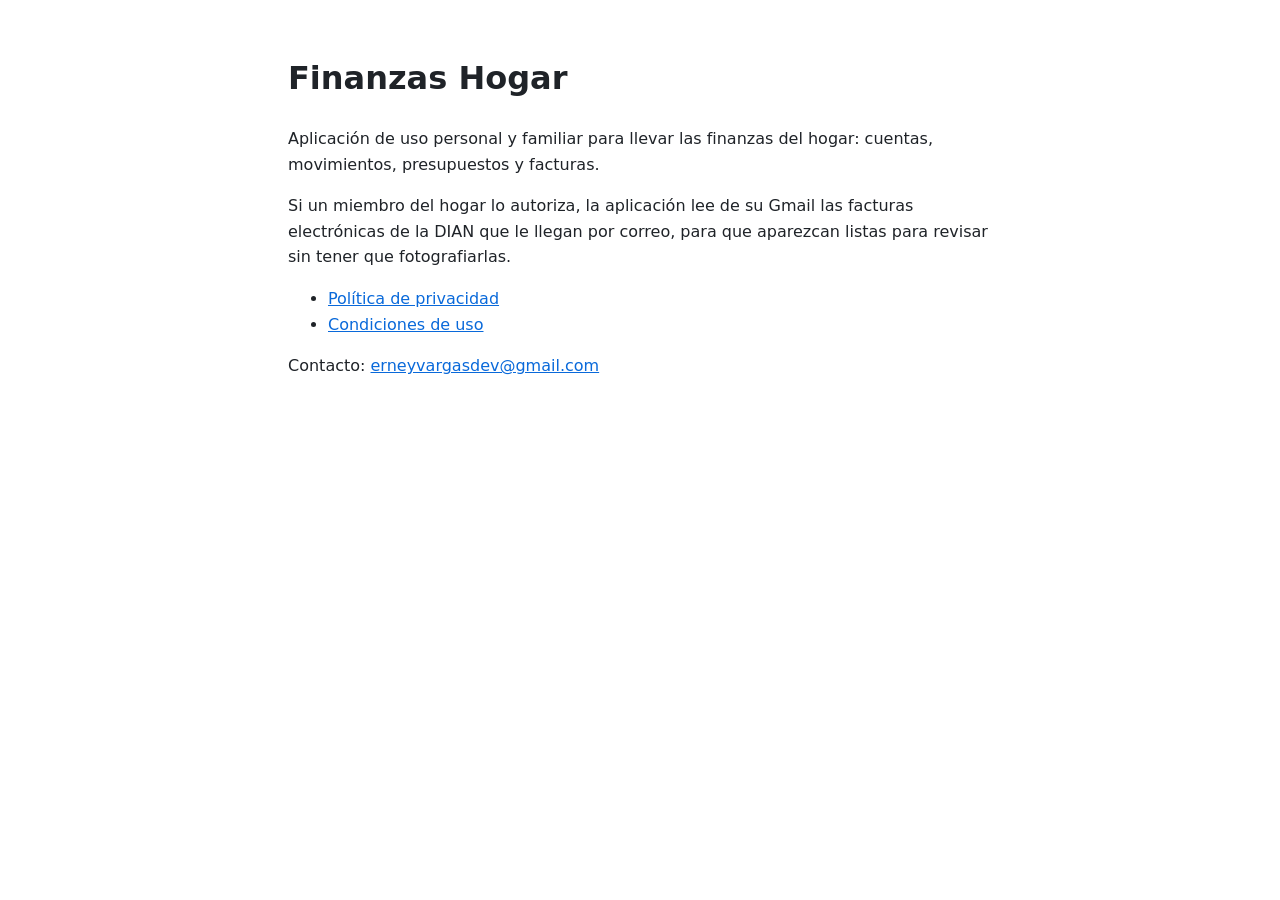
<file: index.html>
<!doctype html>
<html lang="es">
<head>
  <meta charset="utf-8">
  <meta name="viewport" content="width=device-width, initial-scale=1">
  <title>Finanzas Hogar</title>
  <link rel="stylesheet" href="estilo.css">
</head>
<body>
  <main>
    <h1>Finanzas Hogar</h1>
    <p>Aplicación de uso personal y familiar para llevar las finanzas del hogar: cuentas, movimientos, presupuestos y facturas.</p>
    <p>Si un miembro del hogar lo autoriza, la aplicación lee de su Gmail las facturas electrónicas de la DIAN que le llegan por correo, para que aparezcan listas para revisar sin tener que fotografiarlas.</p>
    <ul>
      <li><a href="privacidad.html">Política de privacidad</a></li>
      <li><a href="condiciones.html">Condiciones de uso</a></li>
    </ul>
    <p>Contacto: <a href="mailto:erneyvargasdev@gmail.com">erneyvargasdev@gmail.com</a></p>
  </main>
</body>
</html>
</file>
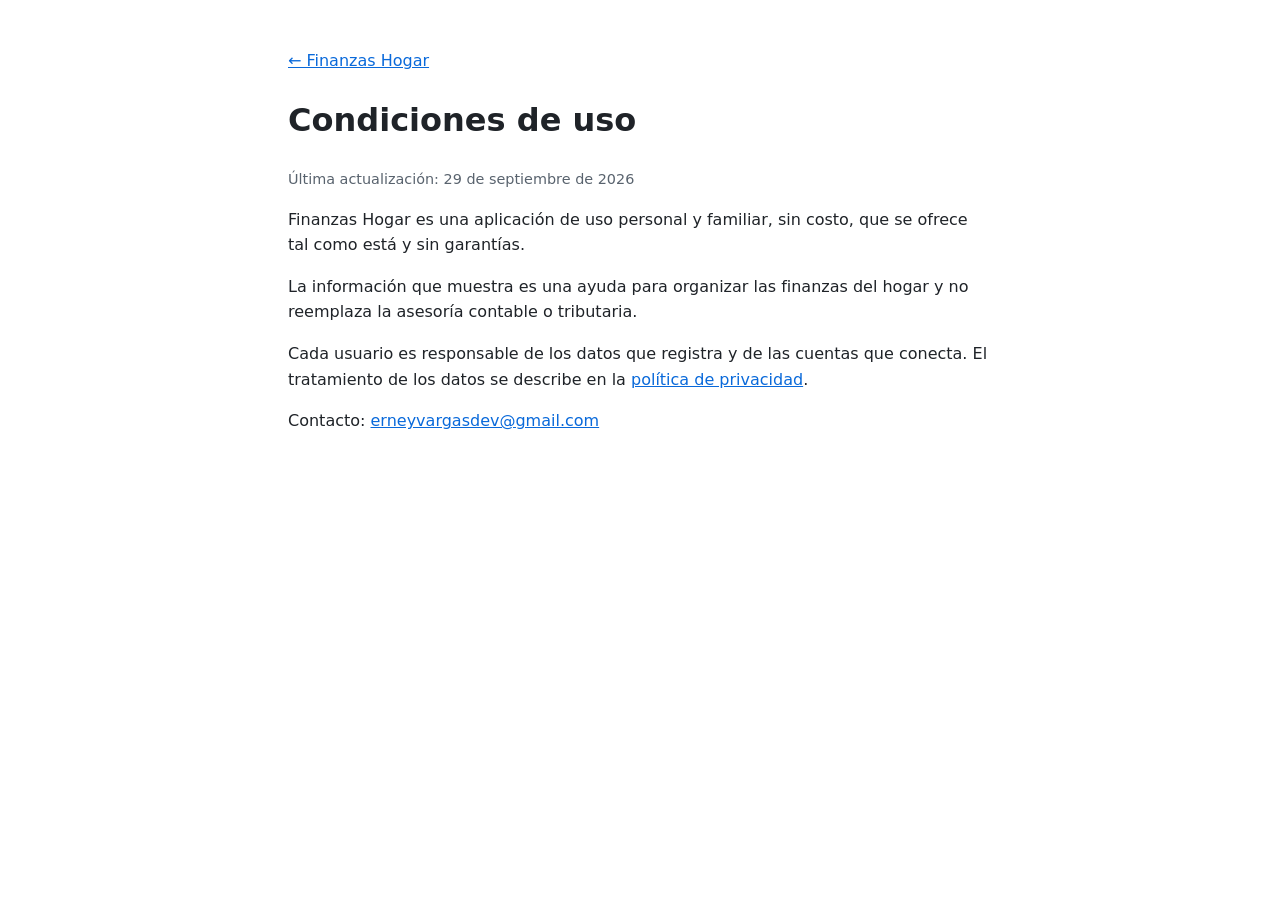
<file: condiciones.html>
<!doctype html>
<html lang="es">
<head>
  <meta charset="utf-8">
  <meta name="viewport" content="width=device-width, initial-scale=1">
  <title>Condiciones de uso · Finanzas Hogar</title>
  <link rel="stylesheet" href="estilo.css">
</head>
<body>
  <main>
    <p><a href="index.html">← Finanzas Hogar</a></p>
    <h1>Condiciones de uso</h1>
    <p class="fecha">Última actualización: 29 de septiembre de 2026</p>
    <p>Finanzas Hogar es una aplicación de uso personal y familiar, sin costo, que se ofrece tal como está y sin garantías.</p>
    <p>La información que muestra es una ayuda para organizar las finanzas del hogar y no reemplaza la asesoría contable o tributaria.</p>
    <p>Cada usuario es responsable de los datos que registra y de las cuentas que conecta. El tratamiento de los datos se describe en la <a href="privacidad.html">política de privacidad</a>.</p>
    <p>Contacto: <a href="mailto:erneyvargasdev@gmail.com">erneyvargasdev@gmail.com</a></p>
  </main>
</body>
</html>
</file>
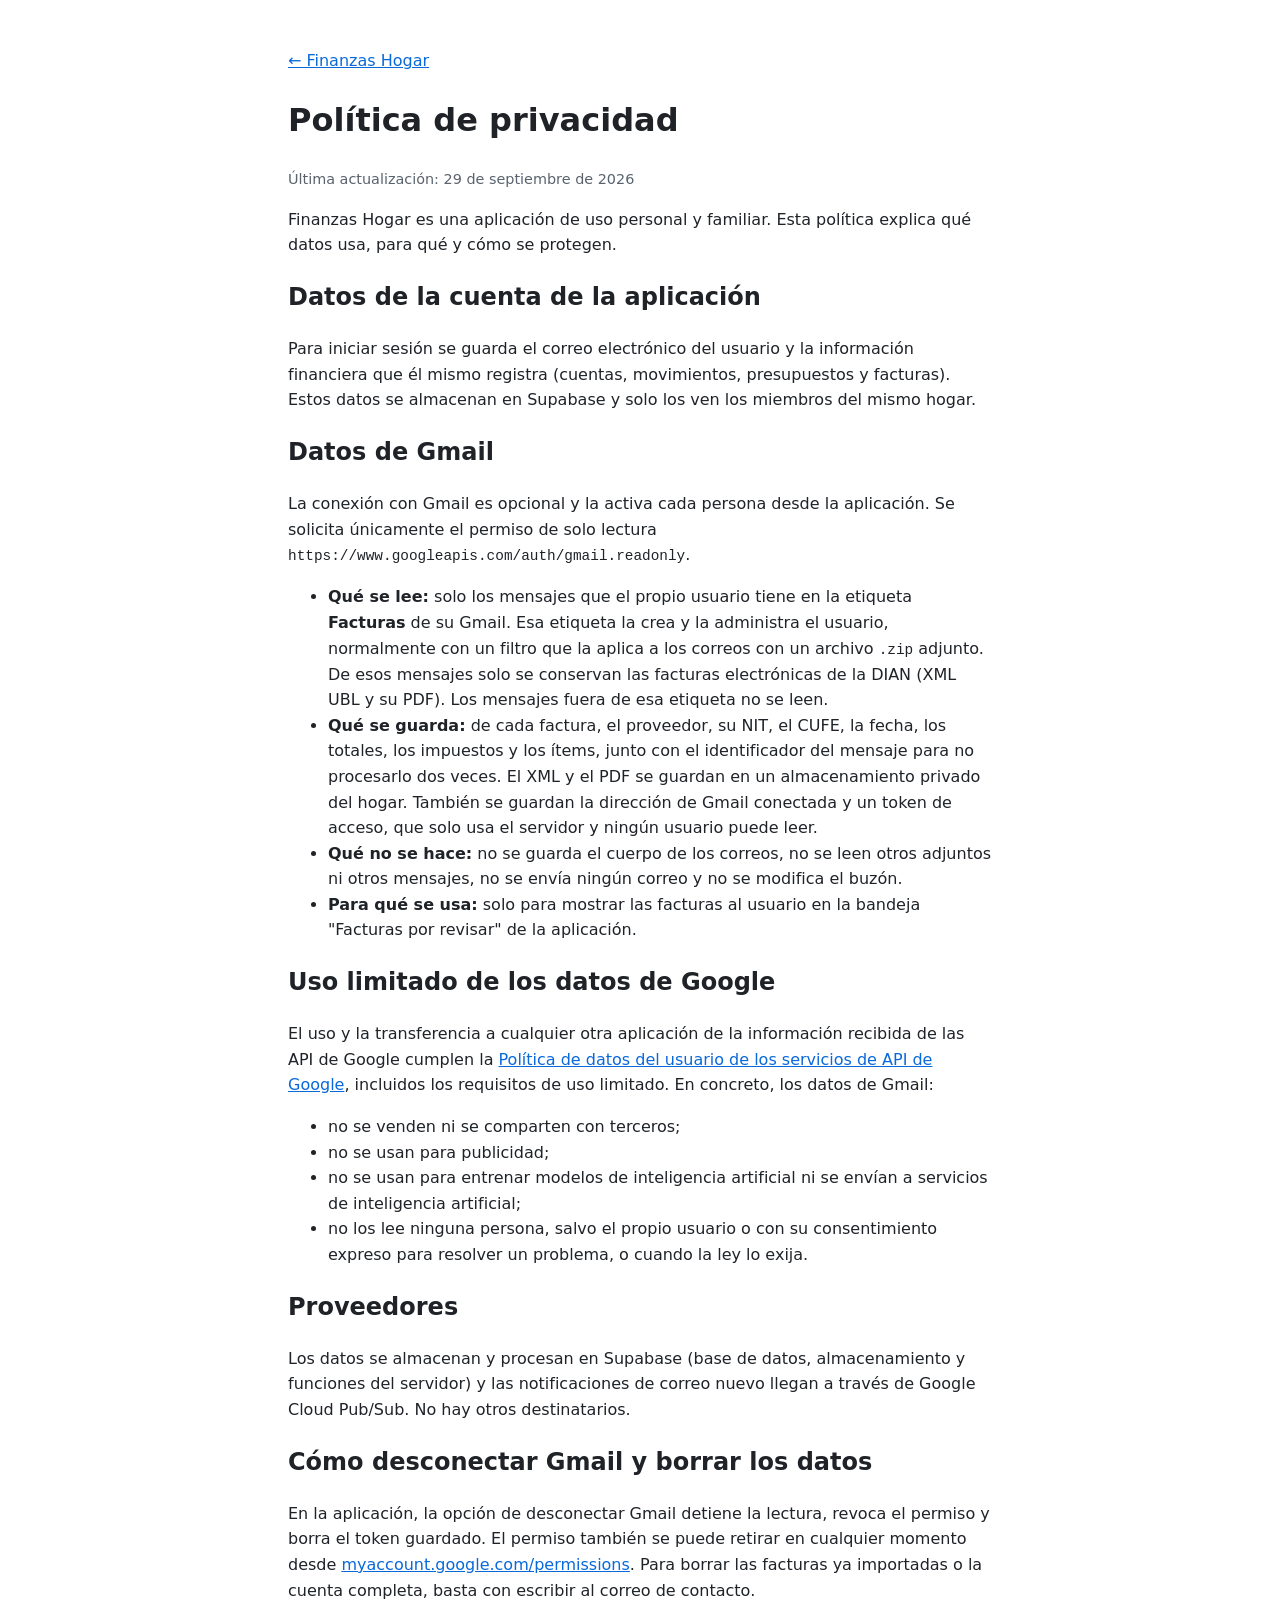
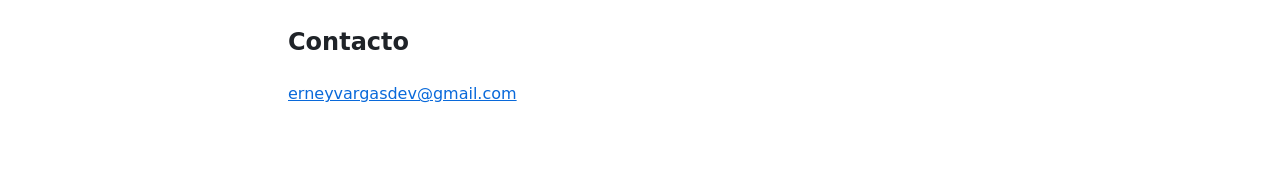
<file: privacidad.html>
<!doctype html>
<html lang="es">
<head>
  <meta charset="utf-8">
  <meta name="viewport" content="width=device-width, initial-scale=1">
  <title>Política de privacidad · Finanzas Hogar</title>
  <link rel="stylesheet" href="estilo.css">
</head>
<body>
  <main>
    <p><a href="index.html">← Finanzas Hogar</a></p>
    <h1>Política de privacidad</h1>
    <p class="fecha">Última actualización: 29 de septiembre de 2026</p>

    <p>Finanzas Hogar es una aplicación de uso personal y familiar. Esta política explica qué datos usa, para qué y cómo se protegen.</p>

    <h2>Datos de la cuenta de la aplicación</h2>
    <p>Para iniciar sesión se guarda el correo electrónico del usuario y la información financiera que él mismo registra (cuentas, movimientos, presupuestos y facturas). Estos datos se almacenan en Supabase y solo los ven los miembros del mismo hogar.</p>

    <h2>Datos de Gmail</h2>
    <p>La conexión con Gmail es opcional y la activa cada persona desde la aplicación. Se solicita únicamente el permiso de solo lectura <code>https://www.googleapis.com/auth/gmail.readonly</code>.</p>
    <ul>
      <li><strong>Qué se lee:</strong> solo los mensajes que el propio usuario tiene en la etiqueta <strong>Facturas</strong> de su Gmail. Esa etiqueta la crea y la administra el usuario, normalmente con un filtro que la aplica a los correos con un archivo <code>.zip</code> adjunto. De esos mensajes solo se conservan las facturas electrónicas de la DIAN (XML UBL y su PDF). Los mensajes fuera de esa etiqueta no se leen.</li>
      <li><strong>Qué se guarda:</strong> de cada factura, el proveedor, su NIT, el CUFE, la fecha, los totales, los impuestos y los ítems, junto con el identificador del mensaje para no procesarlo dos veces. El XML y el PDF se guardan en un almacenamiento privado del hogar. También se guardan la dirección de Gmail conectada y un token de acceso, que solo usa el servidor y ningún usuario puede leer.</li>
      <li><strong>Qué no se hace:</strong> no se guarda el cuerpo de los correos, no se leen otros adjuntos ni otros mensajes, no se envía ningún correo y no se modifica el buzón.</li>
      <li><strong>Para qué se usa:</strong> solo para mostrar las facturas al usuario en la bandeja "Facturas por revisar" de la aplicación.</li>
    </ul>

    <h2>Uso limitado de los datos de Google</h2>
    <p>El uso y la transferencia a cualquier otra aplicación de la información recibida de las API de Google cumplen la <a href="https://developers.google.com/terms/api-services-user-data-policy">Política de datos del usuario de los servicios de API de Google</a>, incluidos los requisitos de uso limitado. En concreto, los datos de Gmail:</p>
    <ul>
      <li>no se venden ni se comparten con terceros;</li>
      <li>no se usan para publicidad;</li>
      <li>no se usan para entrenar modelos de inteligencia artificial ni se envían a servicios de inteligencia artificial;</li>
      <li>no los lee ninguna persona, salvo el propio usuario o con su consentimiento expreso para resolver un problema, o cuando la ley lo exija.</li>
    </ul>

    <h2>Proveedores</h2>
    <p>Los datos se almacenan y procesan en Supabase (base de datos, almacenamiento y funciones del servidor) y las notificaciones de correo nuevo llegan a través de Google Cloud Pub/Sub. No hay otros destinatarios.</p>

    <h2>Cómo desconectar Gmail y borrar los datos</h2>
    <p>En la aplicación, la opción de desconectar Gmail detiene la lectura, revoca el permiso y borra el token guardado. El permiso también se puede retirar en cualquier momento desde <a href="https://myaccount.google.com/permissions">myaccount.google.com/permissions</a>. Para borrar las facturas ya importadas o la cuenta completa, basta con escribir al correo de contacto.</p>

    <h2>Contacto</h2>
    <p><a href="mailto:erneyvargasdev@gmail.com">erneyvargasdev@gmail.com</a></p>
  </main>
</body>
</html>
</file>
<file: estilo.css>
:root {
  --fondo: #ffffff;
  --texto: #1f2328;
  --suave: #59636e;
  --enlace: #0969da;
}

@media (prefers-color-scheme: dark) {
  :root {
    --fondo: #0d1117;
    --texto: #e6edf3;
    --suave: #9198a1;
    --enlace: #4493f8;
  }
}

body {
  margin: 0;
  background: var(--fondo);
  color: var(--texto);
  font: 16px/1.6 system-ui, -apple-system, "Segoe UI", Roboto, sans-serif;
}

main {
  max-width: 44rem;
  margin: 0 auto;
  padding: 2rem 1rem 4rem;
}

a {
  color: var(--enlace);
}

.fecha {
  color: var(--suave);
  font-size: 0.9rem;
}

code {
  font-size: 0.9em;
  overflow-wrap: anywhere;
}
</file>
